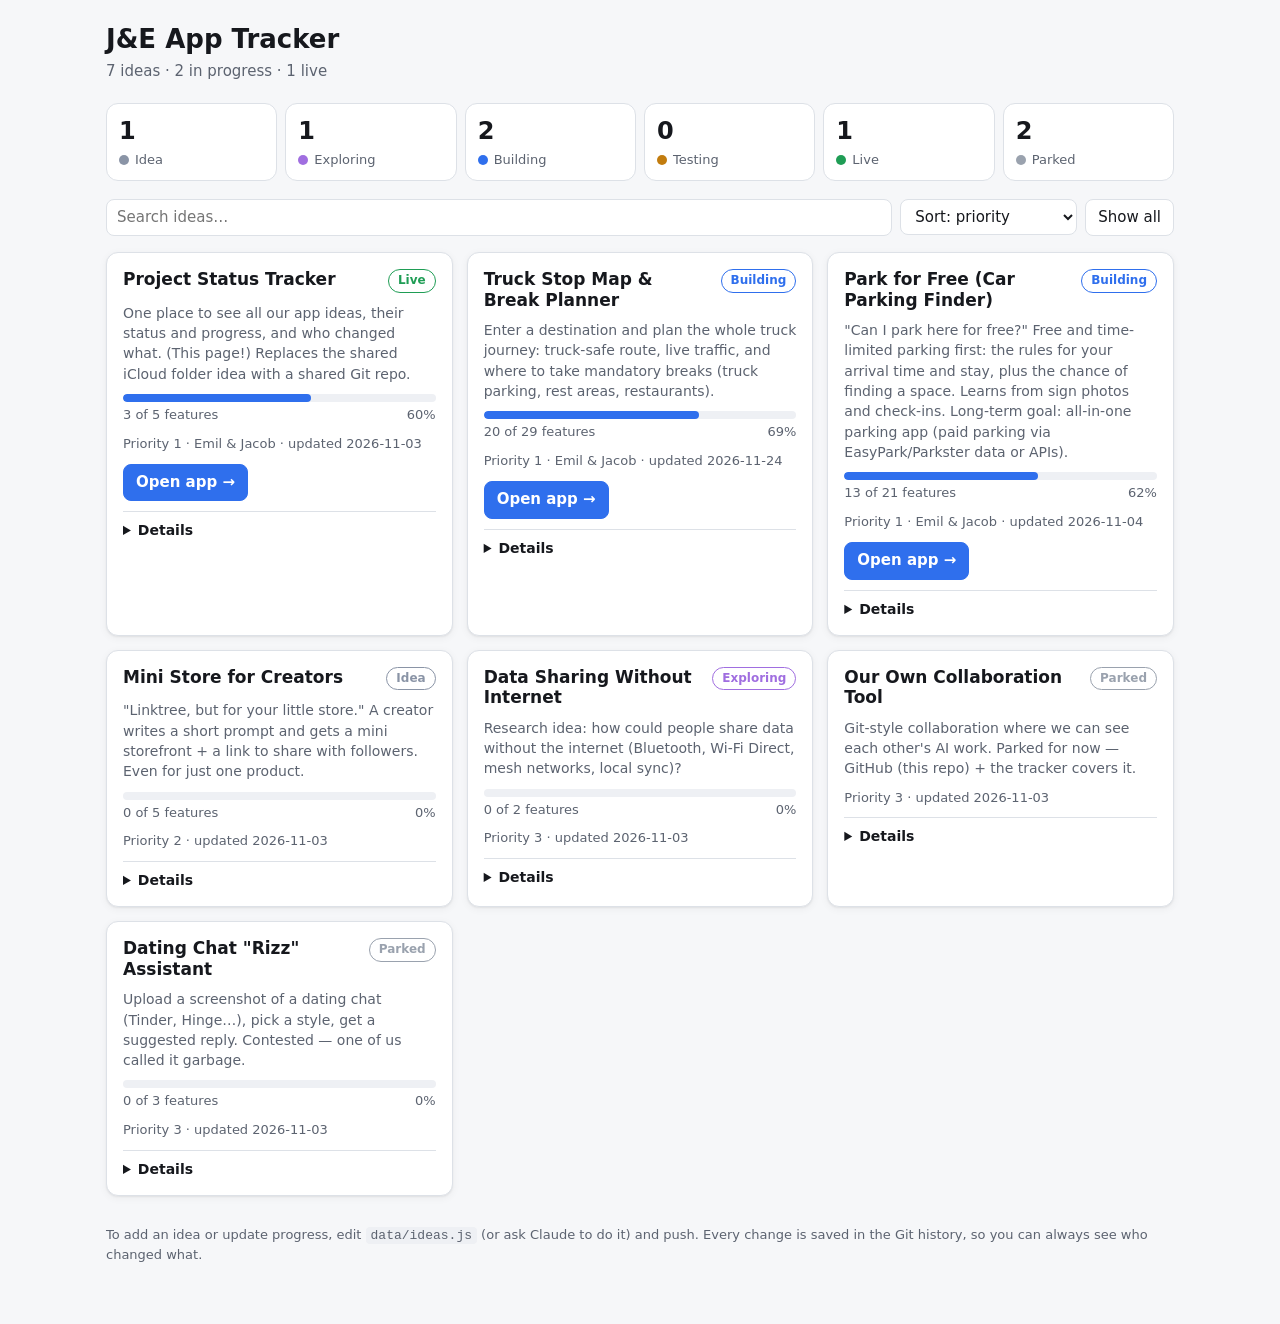
<file: index.html>
<!doctype html>
<html lang="en">
<head>
  <meta charset="utf-8" />
  <meta name="viewport" content="width=device-width, initial-scale=1" />
  <title>J&amp;E App Tracker</title>
  <link rel="stylesheet" href="shared/style.css" />
  <style>
    .wrap { max-width: 1100px; margin: 0 auto; padding: 24px 16px 60px; }
    header { display: grid; gap: 6px; margin-bottom: 20px; }
    header h1 { font-size: 26px; }

    .pipeline {
      display: grid;
      grid-template-columns: repeat(6, 1fr);
      gap: 8px;
      margin-bottom: 18px;
    }
    .stage {
      background: var(--surface);
      border: 1px solid var(--border);
      border-radius: var(--radius);
      padding: 10px 12px;
      cursor: pointer;
      text-align: left;
      display: grid;
      gap: 2px;
    }
    .stage .n { font-size: 24px; font-weight: 700; }
    .stage .l { font-size: 13px; color: var(--muted); display: flex; align-items: center; gap: 6px; }
    .stage.active { outline: 2px solid var(--accent); outline-offset: -1px; }

    .toolbar { display: flex; gap: 8px; flex-wrap: wrap; margin-bottom: 16px; align-items: center; }
    .toolbar input { flex: 1; min-width: 180px; }

    .grid { display: grid; grid-template-columns: repeat(auto-fill, minmax(320px, 1fr)); gap: 14px; }
    .card {
      background: var(--surface);
      border: 1px solid var(--border);
      border-radius: var(--radius);
      box-shadow: var(--shadow);
      padding: 16px;
      display: grid;
      gap: 10px;
      align-content: start;
    }
    .card-top { display: flex; justify-content: space-between; align-items: start; gap: 10px; }
    .card h2 { font-size: 17px; }
    .badge {
      font-size: 12px; font-weight: 600;
      padding: 2px 9px; border-radius: 999px;
      white-space: nowrap;
      border: 1px solid currentColor;
    }
    .summary { color: var(--muted); font-size: 14px; margin: 0; }
    .progress { display: grid; gap: 4px; }
    .bar { height: 8px; background: var(--surface-2); border-radius: 999px; overflow: hidden; }
    .bar > span { display: block; height: 100%; background: var(--accent); border-radius: 999px; }
    .progress .small { display: flex; justify-content: space-between; }
    .actions { display: flex; gap: 8px; flex-wrap: wrap; }
    details { border-top: 1px solid var(--border); padding-top: 8px; }
    summary { cursor: pointer; font-size: 14px; font-weight: 600; }
    details h3 { font-size: 13px; text-transform: uppercase; letter-spacing: .04em; color: var(--muted); margin: 12px 0 4px; }
    details ul { margin: 0; padding-left: 18px; font-size: 14px; }
    details li { margin: 2px 0; }
    ul.checks { list-style: none; padding-left: 0; }
    ul.checks li::before { content: "○ "; color: var(--muted); }
    ul.checks li.done::before { content: "● "; color: var(--ok); }
    ul.checks li.done { color: var(--muted); }
    .log li { list-style: none; margin-left: -18px; }
    .log .d { color: var(--muted); font-variant-numeric: tabular-nums; }
    .empty { color: var(--muted); padding: 30px 0; text-align: center; }
    footer { margin-top: 30px; font-size: 13px; color: var(--muted); }
    code { background: var(--surface-2); padding: 1px 5px; border-radius: 4px; }

    @media (max-width: 760px) {
      .pipeline { grid-template-columns: repeat(3, 1fr); }
      .grid { grid-template-columns: 1fr; }
    }
  </style>
</head>
<body>
  <div class="wrap">
    <header>
      <h1>J&amp;E App Tracker</h1>
      <div class="muted" id="headline"></div>
    </header>

    <div class="pipeline" id="pipeline"></div>

    <div class="toolbar">
      <input type="search" id="q" placeholder="Search ideas…" aria-label="Search ideas" />
      <select id="sort" aria-label="Sort">
        <option value="priority">Sort: priority</option>
        <option value="progress">Sort: progress</option>
        <option value="updated">Sort: last updated</option>
        <option value="name">Sort: name</option>
      </select>
      <button id="clear">Show all</button>
    </div>

    <div class="grid" id="grid"></div>

    <footer>
      To add an idea or update progress, edit <code>data/ideas.js</code> (or ask Claude to do it) and push.
      Every change is saved in the Git history, so you can always see who changed what.
    </footer>
  </div>

  <script src="data/ideas.js"></script>
  <script>
    const STAGES = [
      { key: "idea", label: "Idea", color: "#8a94a6" },
      { key: "exploring", label: "Exploring", color: "#a06ee0" },
      { key: "building", label: "Building", color: "#2f6fed" },
      { key: "testing", label: "Testing", color: "#c27c0e" },
      { key: "live", label: "Live", color: "#1f9d55" },
      { key: "parked", label: "Parked", color: "#9aa2ae" },
    ];
    const stageOf = (k) => STAGES.find((s) => s.key === k) || STAGES[0];
    const ideas = (window.IDEAS || []).map((i) => {
      const f = i.features || [];
      const done = f.filter((x) => x.done).length;
      return {
        ...i,
        done,
        total: f.length,
        pct: f.length ? Math.round((done / f.length) * 100) : 0,
        updated: (i.log && i.log[0] && i.log[0].date) || "",
      };
    });

    let filterStage = null;
    const $ = (id) => document.getElementById(id);
    const esc = (s) => String(s ?? "").replace(/[&<>"']/g, (c) => ({ "&": "&amp;", "<": "&lt;", ">": "&gt;", '"': "&quot;", "'": "&#39;" }[c]));

    function renderPipeline() {
      $("pipeline").innerHTML = STAGES.map((s) => {
        const n = ideas.filter((i) => i.status === s.key).length;
        return `<button class="stage ${filterStage === s.key ? "active" : ""}" data-stage="${s.key}">
          <span class="n">${n}</span>
          <span class="l"><span class="dot" style="background:${s.color}"></span>${s.label}</span>
        </button>`;
      }).join("");
      const active = ideas.filter((i) => ["building", "testing"].includes(i.status)).length;
      $("headline").textContent = `${ideas.length} ideas · ${active} in progress · ${ideas.filter((i) => i.status === "live").length} live`;
    }

    function card(i) {
      const s = stageOf(i.status);
      const list = (arr, cls = "") => (arr && arr.length ? `<ul class="${cls}">${arr.join("")}</ul>` : `<div class="muted small">—</div>`);
      return `<article class="card">
        <div class="card-top">
          <h2>${esc(i.name)}</h2>
          <span class="badge" style="color:${s.color}">${s.label}</span>
        </div>
        <p class="summary">${esc(i.summary)}</p>
        ${i.total ? `<div class="progress">
          <div class="bar"><span style="width:${i.pct}%"></span></div>
          <div class="small muted"><span>${i.done} of ${i.total} features</span><span>${i.pct}%</span></div>
        </div>` : ""}
        <div class="small muted">Priority ${i.priority || "–"}${i.owner ? " · " + esc(i.owner) : ""}${i.updated ? " · updated " + i.updated : ""}</div>
        ${i.app ? `<div class="actions"><a class="btn primary" href="${esc(i.app)}">Open app →</a></div>` : ""}
        <details>
          <summary>Details</summary>
          <h3>Features</h3>
          ${list((i.features || []).map((f) => `<li class="${f.done ? "done" : ""}">${esc(f.text)}</li>`), "checks")}
          <h3>Open questions</h3>
          ${list((i.openQuestions || []).map((q) => `<li>${esc(q)}</li>`))}
          <h3>Next steps</h3>
          ${list((i.nextSteps || []).map((q) => `<li>${esc(q)}</li>`))}
          <h3>Log</h3>
          ${list((i.log || []).map((l) => `<li><span class="d">${esc(l.date)}</span> <b>${esc(l.who)}</b>: ${esc(l.text)}</li>`), "log")}
        </details>
      </article>`;
    }

    function renderGrid() {
      const q = $("q").value.trim().toLowerCase();
      const sort = $("sort").value;
      let list = ideas.filter((i) => !filterStage || i.status === filterStage);
      if (q) list = list.filter((i) => JSON.stringify(i).toLowerCase().includes(q));
      const order = STAGES.map((s) => s.key);
      list.sort((a, b) => {
        if (sort === "progress") return b.pct - a.pct;
        if (sort === "updated") return b.updated.localeCompare(a.updated);
        if (sort === "name") return a.name.localeCompare(b.name);
        // priority, then parked last, then pipeline order
        return (a.status === "parked") - (b.status === "parked") || (a.priority || 9) - (b.priority || 9) || order.indexOf(b.status) - order.indexOf(a.status);
      });
      $("grid").innerHTML = list.length ? list.map(card).join("") : `<div class="empty">No ideas match.</div>`;
    }

    function render() { renderPipeline(); renderGrid(); }

    $("pipeline").addEventListener("click", (e) => {
      const b = e.target.closest("[data-stage]");
      if (!b) return;
      filterStage = filterStage === b.dataset.stage ? null : b.dataset.stage;
      render();
    });
    $("q").addEventListener("input", renderGrid);
    $("sort").addEventListener("change", renderGrid);
    $("clear").addEventListener("click", () => { filterStage = null; $("q").value = ""; render(); });
    render();
  </script>
</body>
</html>
</file>
<file: shared/style.css>
/* Shared look for all J&E apps. Colors are tokens so light/dark both work. */
:root {
  --bg: #f6f7f9;
  --surface: #ffffff;
  --surface-2: #eef0f4;
  --text: #16181d;
  --muted: #5c6370;
  --border: #dde1e7;
  --accent: #2f6fed;
  --accent-text: #ffffff;
  --ok: #1f9d55;
  --warn: #c27c0e;
  --bad: #d64545;
  --radius: 12px;
  --shadow: 0 1px 2px rgba(0, 0, 0, 0.06), 0 2px 8px rgba(0, 0, 0, 0.05);
  color-scheme: light;
}
@media (prefers-color-scheme: dark) {
  :root {
    --bg: #111317;
    --surface: #1a1d23;
    --surface-2: #23272f;
    --text: #e8eaee;
    --muted: #9aa2ae;
    --border: #2e333c;
    --accent: #5b8cff;
    --accent-text: #0b0d10;
    --ok: #3ccf7e;
    --warn: #f0b04a;
    --bad: #ff6b6b;
    --shadow: none;
    color-scheme: dark;
  }
}

* { box-sizing: border-box; }
html, body { margin: 0; }
body {
  background: var(--bg);
  color: var(--text);
  font: 15px/1.45 system-ui, -apple-system, "Segoe UI", Roboto, sans-serif;
}
a { color: var(--accent); }
h1, h2, h3 { line-height: 1.2; margin: 0; }

button, .btn {
  font: inherit;
  cursor: pointer;
  border: 1px solid var(--border);
  background: var(--surface);
  color: var(--text);
  border-radius: 8px;
  padding: 7px 12px;
  text-decoration: none;
  display: inline-flex;
  align-items: center;
  gap: 6px;
}
button:hover, .btn:hover { background: var(--surface-2); }
button.primary, .btn.primary {
  background: var(--accent);
  border-color: var(--accent);
  color: var(--accent-text);
  font-weight: 600;
}
button.primary:hover { filter: brightness(1.08); }
button:disabled { opacity: 0.55; cursor: default; }

input, select {
  font: inherit;
  color: var(--text);
  background: var(--surface);
  border: 1px solid var(--border);
  border-radius: 8px;
  padding: 7px 10px;
  min-width: 0;
}

.muted { color: var(--muted); }
.small { font-size: 13px; }

/* ---------- Map app layout (truck stops + car parking) ---------- */
.map-app {
  display: grid;
  grid-template-columns: 360px 1fr;
  height: 100dvh;
}
.map-app .panel {
  background: var(--surface);
  border-right: 1px solid var(--border);
  display: flex;
  flex-direction: column;
  min-height: 0;
}
.map-app .panel-head {
  padding: 14px 16px;
  border-bottom: 1px solid var(--border);
  display: grid;
  gap: 10px;
}
.map-app .panel-head .title-row {
  display: flex; align-items: center; justify-content: space-between; gap: 8px;
}
.map-app .panel-head h1 { font-size: 18px; }
.map-app .back { font-size: 13px; text-decoration: none; }
.map-app .row { display: flex; gap: 8px; flex-wrap: wrap; align-items: center; }
.map-app .row > input[type="search"] { flex: 1; }
.map-app .status { font-size: 13px; color: var(--muted); min-height: 1.2em; }
.map-app .status.error { color: var(--bad); }
.map-app .list { overflow-y: auto; flex: 1; padding: 6px 0; }
.map-app .item {
  padding: 10px 16px;
  border-bottom: 1px solid var(--border);
  cursor: pointer;
  display: grid;
  gap: 2px;
}
.map-app .item:hover { background: var(--surface-2); }
.map-app .item .name { font-weight: 600; display: flex; align-items: center; gap: 8px; }
.map-app .item .meta { font-size: 13px; color: var(--muted); }
.map-app #map { height: 100%; width: 100%; }

.dot {
  width: 10px; height: 10px; border-radius: 50%;
  display: inline-block; flex: none;
}
.chips { display: flex; flex-wrap: wrap; gap: 6px; }
.chip {
  display: inline-flex; align-items: center; gap: 6px;
  font-size: 13px;
  border: 1px solid var(--border);
  border-radius: 999px;
  padding: 3px 10px;
  background: var(--surface);
  cursor: pointer;
  user-select: none;
}
.chip input { margin: 0; }
.tag {
  font-size: 12px;
  padding: 1px 7px;
  border-radius: 999px;
  background: var(--surface-2);
  color: var(--muted);
  white-space: nowrap;
}

.card-box {
  border: 1px solid var(--border);
  border-radius: 10px;
  padding: 10px 12px;
  background: var(--surface-2);
  display: grid;
  gap: 6px;
  font-size: 14px;
}

/* Leaflet popups follow the theme */
.leaflet-popup-content-wrapper, .leaflet-popup-tip {
  background: var(--surface); color: var(--text);
}
.leaflet-popup-content { font: 14px/1.4 system-ui, sans-serif; }
.leaflet-popup-content b { font-size: 15px; }

/* Phone: map on top, list below */
@media (max-width: 760px) {
  .map-app {
    grid-template-columns: 1fr;
    grid-template-rows: 50dvh 1fr;
    height: 100dvh;
  }
  .map-app .map-wrap { order: -1; }
  .map-app .panel { border-right: none; border-top: 1px solid var(--border); }
}
</file>
